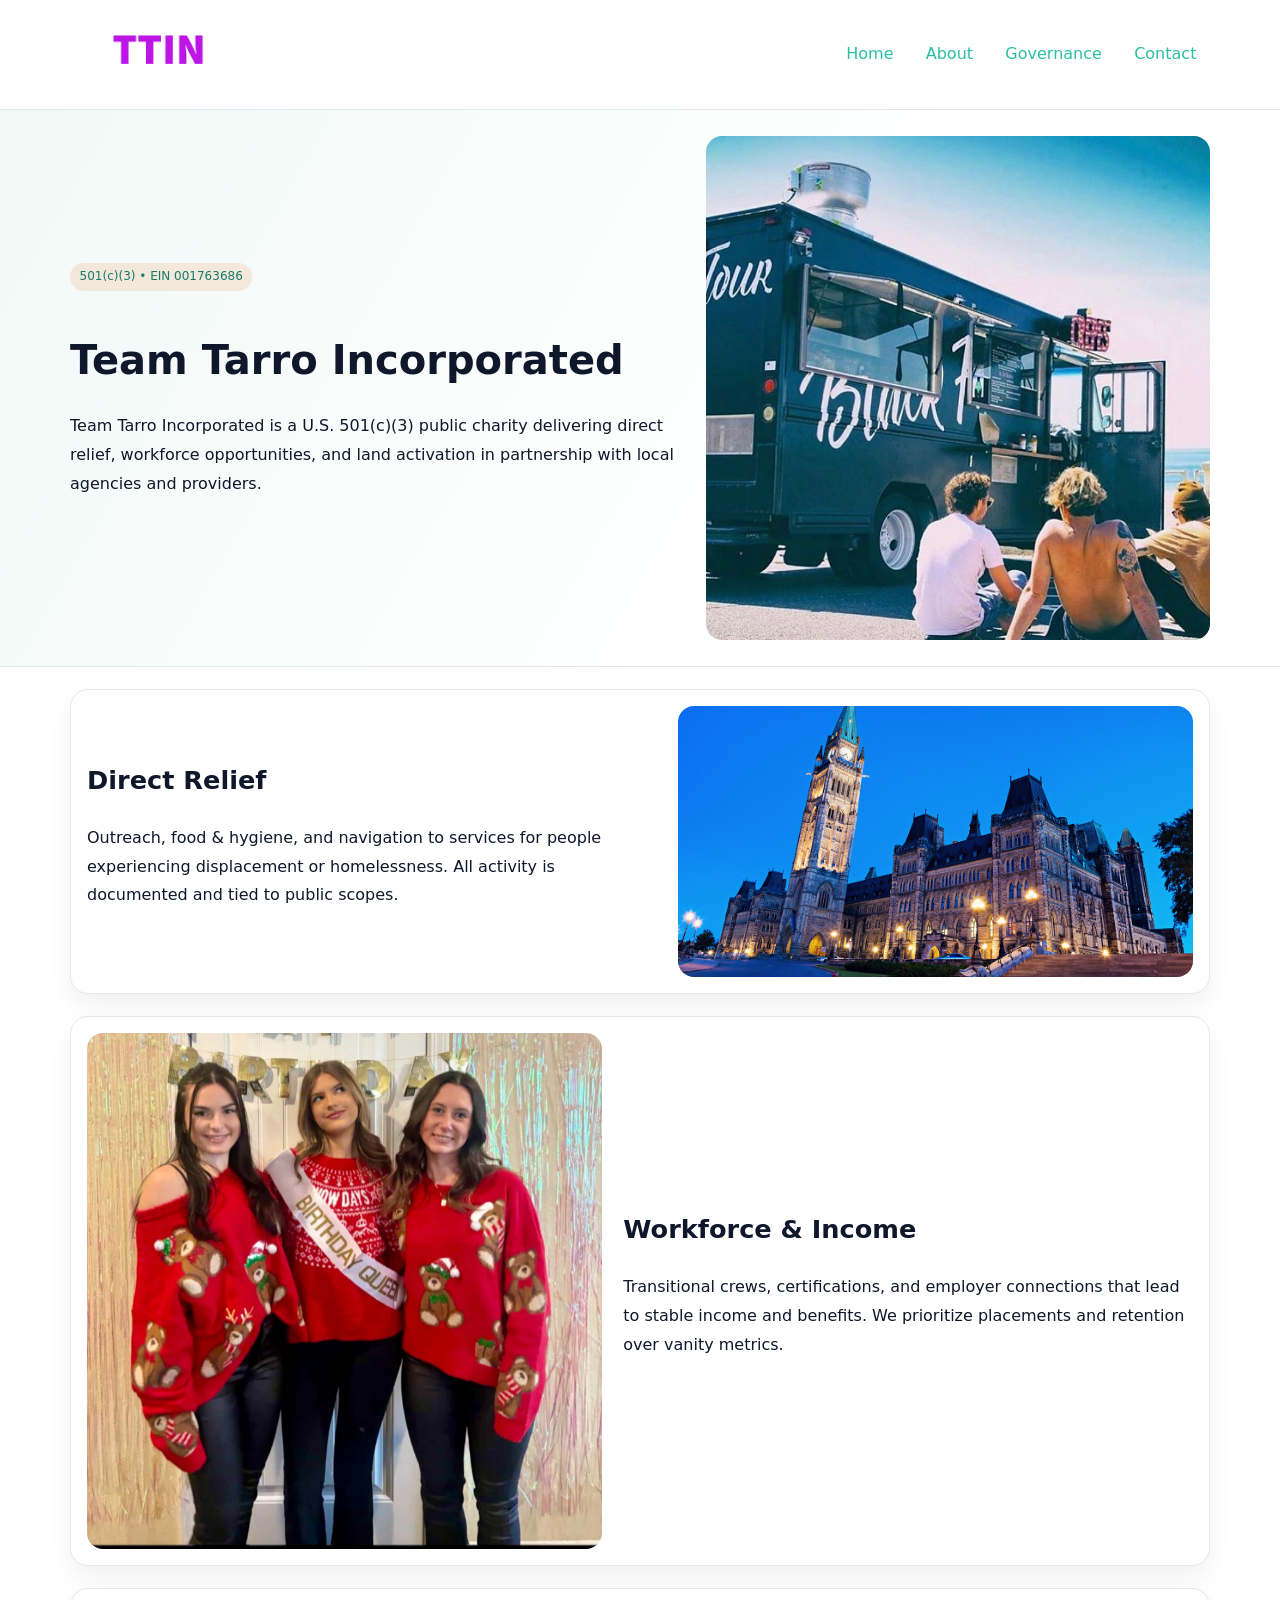
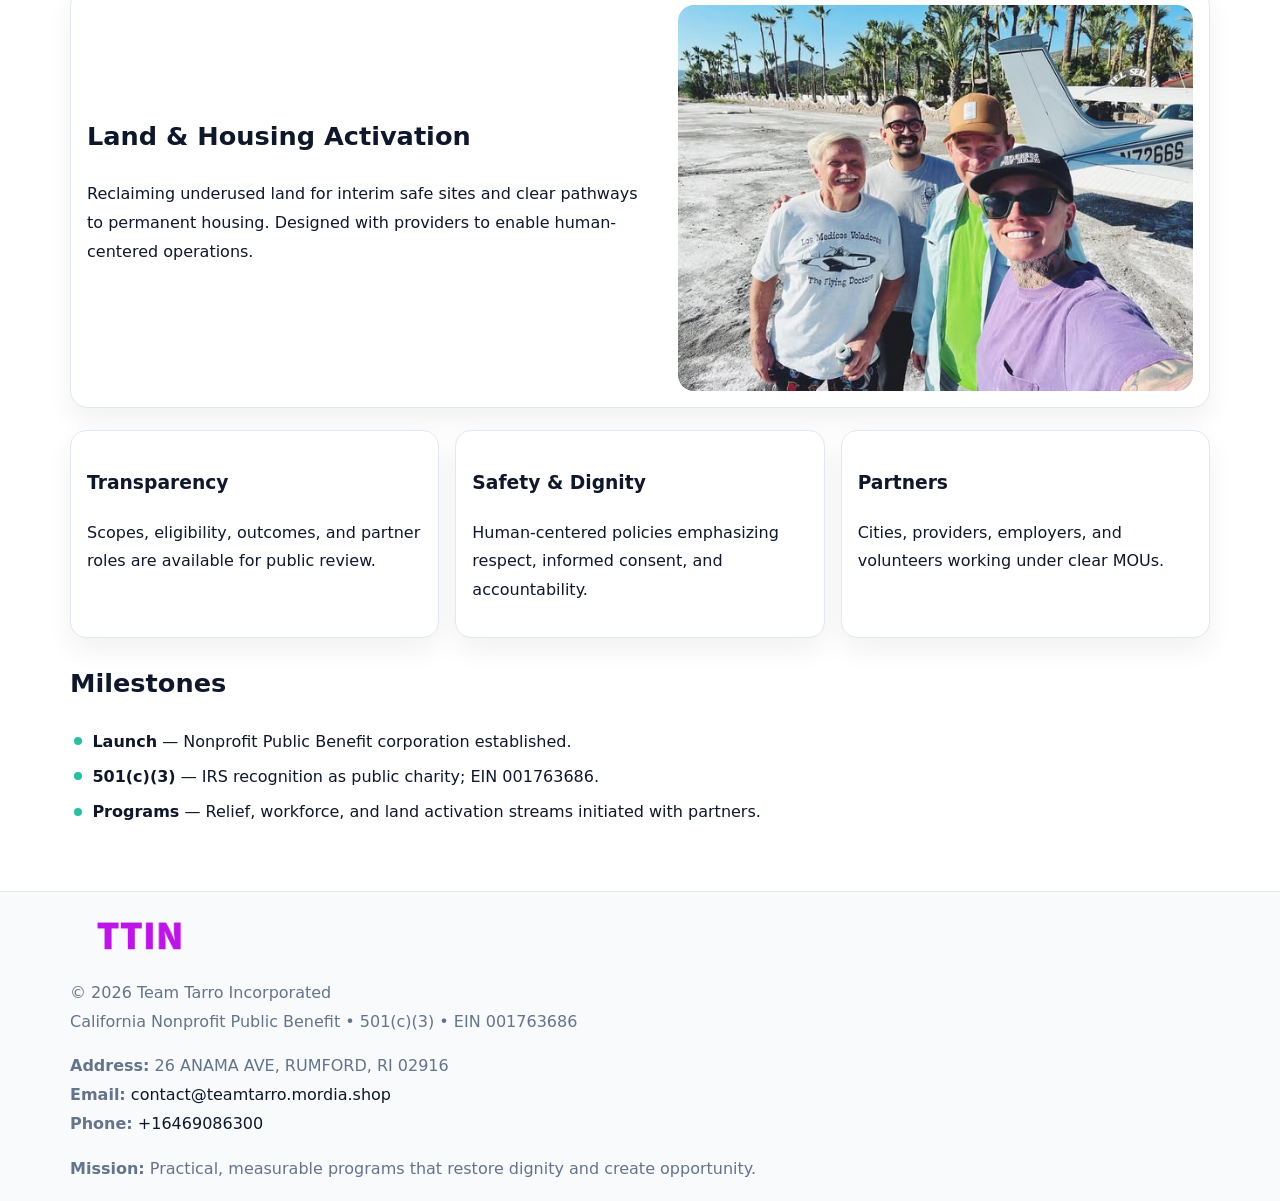
<file: index.html>
<!doctype html><html lang="en"><head>
<meta charset="utf-8">
<meta name="viewport" content="width=device-width,initial-scale=1">
<title>Team Tarro Incorporated – Nonprofit • 2025</title>
<link rel="stylesheet" href="assets/styles.css">
<link rel="icon" href="images/logo.png">
<meta name="data-ein" content="001763686">
<meta name="data-name" content="Team Tarro Incorporated">
<meta name="data-email" content="contact@teamtarro.mordia.shop">
<meta name="data-phone" content="+16469086300">
<meta name="data-address" content="26 ANAMA AVE, RUMFORD, RI 02916">
<meta name="data-map" content="26+ANAMA+AVE,+RUMFORD,+RI+02916">
  <meta name="description" content="Dedicated to community services, education, and direct relief, Team Tarro Incorporated collaborates with neighbors and partners to deliver practical help and long-term impact.">
<meta name="facebook-domain-verification" content="zv7dncu48pp5ai9oewcbwyt6qtaf9s" />
</head><body>
<div style="position:absolute;left:-9999px;top:-9999px;opacity:0" data-uniq="{{UNIQUE_BLOB}}">
  <span>Dedicated to community services, education, and direct relief, Team Tarro Incorporated collaborates with neighbors and partners to deliver practical help and long-term impact.</span><svg width="12" height="12" viewBox="0 0 12 12" xmlns="http://www.w3.org/2000/svg"><circle cx="6" cy="6" r="5" fill="#2b6cb0"/></svg><img src="images/hero.jpg" width="1" height="1" alt="" loading="lazy"/>
</div>

<header>
  <div class="cac3d7bb5ab">
    <a href="index.html"><img src="images/logo.png" alt="Team Tarro Incorporated" style="width:150px"></a>
    <nav>
      <a class="active" href="index.html">Home</a>
      <a href="about.html">About</a>
      <a href="governance.html">Governance</a>
      <a href="contact.html">Contact</a>
    </nav>
  </div>
</header>

<section class="c3811202828">
  <div class="c01f4d093ab">
    <div>
      <span class="cd4d2e120a5">501(c)(3) • EIN 001763686</span>
      <h1>Team Tarro Incorporated</h1>
      <p class="c4c581ce8c1">Team Tarro Incorporated is a U.S. 501(c)(3) public charity delivering direct relief, workforce opportunities, and land activation in partnership with local agencies and providers.</p>
    </div>
    <img src="images/hero.jpg" alt="Community work">
  </div>
</section>

<main class="main-wrap">
  <section class="section zigzag">
    <div>
      <h2>Direct Relief</h2>
      <p>Outreach, food & hygiene, and navigation to services for people experiencing displacement or homelessness. All activity is documented and tied to public scopes.</p>
    </div>
    <img src="images/relief.jpg" alt="Relief program">
  </section>

  <section class="section zigzag reverse">
    <img src="images/jobs.jpg" alt="Workforce program">
    <div>
      <h2>Workforce & Income</h2>
      <p>Transitional crews, certifications, and employer connections that lead to stable income and benefits. We prioritize placements and retention over vanity metrics.</p>
    </div>
  </section>

  <section class="section zigzag">
    <div>
      <h2>Land & Housing Activation</h2>
      <p>Reclaiming underused land for interim safe sites and clear pathways to permanent housing. Designed with providers to enable human-centered operations.</p>
    </div>
    <img src="images/land.jpg" alt="Land activation">
  </section>

  <section class="section cards">
    <article class="c858c1392fa">
      <h3>Transparency</h3>
      <p>Scopes, eligibility, outcomes, and partner roles are available for public review.</p>
    </article>
    <article class="c858c1392fa">
      <h3>Safety & Dignity</h3>
      <p>Human-centered policies emphasizing respect, informed consent, and accountability.</p>
    </article>
    <article class="c858c1392fa">
      <h3>Partners</h3>
      <p>Cities, providers, employers, and volunteers working under clear MOUs.</p>
    </article>
  </section>

  <section class="section">
    <h2>Milestones</h2>
    <ul class="timeline">
      <li><strong>Launch</strong> — Nonprofit Public Benefit corporation established.</li>
      <li><strong>501(c)(3)</strong> — IRS recognition as public charity; EIN 001763686.</li>
      <li><strong>Programs</strong> — Relief, workforce, and land activation streams initiated with partners.</li>
    </ul>
  </section>
</main>

<footer>
  <div class="footer-wrap">
    <div class="footer-grid">
      <div class="footer-col">
        <img src="images/logo.png" alt="" style="width:140px;margin-bottom:.4rem">
        <div class="small">© <span id="year"></span> Team Tarro Incorporated</div>
        <div class="small">California Nonprofit Public Benefit • 501(c)(3) • EIN 001763686</div>
      </div>
      <div class="footer-col">
        <div class="small"><strong>Address:</strong> 26 ANAMA AVE, RUMFORD, RI 02916</div>
        <div class="small"><strong>Email:</strong> <a href="mailto:contact@teamtarro.mordia.shop">contact@teamtarro.mordia.shop</a></div>
        <div class="small"><strong>Phone:</strong> <a href="tel:+16469086300">+16469086300</a></div>
      </div>
      <div class="footer-col">
        <div class="small"><strong>Mission:</strong> Practical, measurable programs that restore dignity and create opportunity.</div>
      </div>
    </div>
  </div>
</footer>

<script>
(function(){
  function m(n){const e=document.querySelector('meta[name="'+n+'"]');return e?e.content:'';}
  function h(s){let x=2166136261>>>0;for(let i=0;i<s.length;i++){x^=s.charCodeAt(i);x=(x*16777619)>>>0;}return x>>>0;}
  const key = h((m('data-ein') || m('data-name') || '0').replace(/\s+/g,''));
  const H = key % 360, S = 55 + (key % 20), L = 46;
  const r = document.documentElement;
  r.style.setProperty('--brand', `hsl(${H} ${S}% ${L}%)`);
  r.style.setProperty('--brand-ink', `hsl(${H} ${Math.min(95,S+10)}% ${Math.max(20,L-18)}%)`);
  r.style.setProperty('--soft', `hsl(${H} ${Math.max(40,S-25)}% 96%)`);
  const y = document.getElementById('year'); if (y) y.textContent = new Date().getFullYear();
})();
</script>
</body></html>
</file>
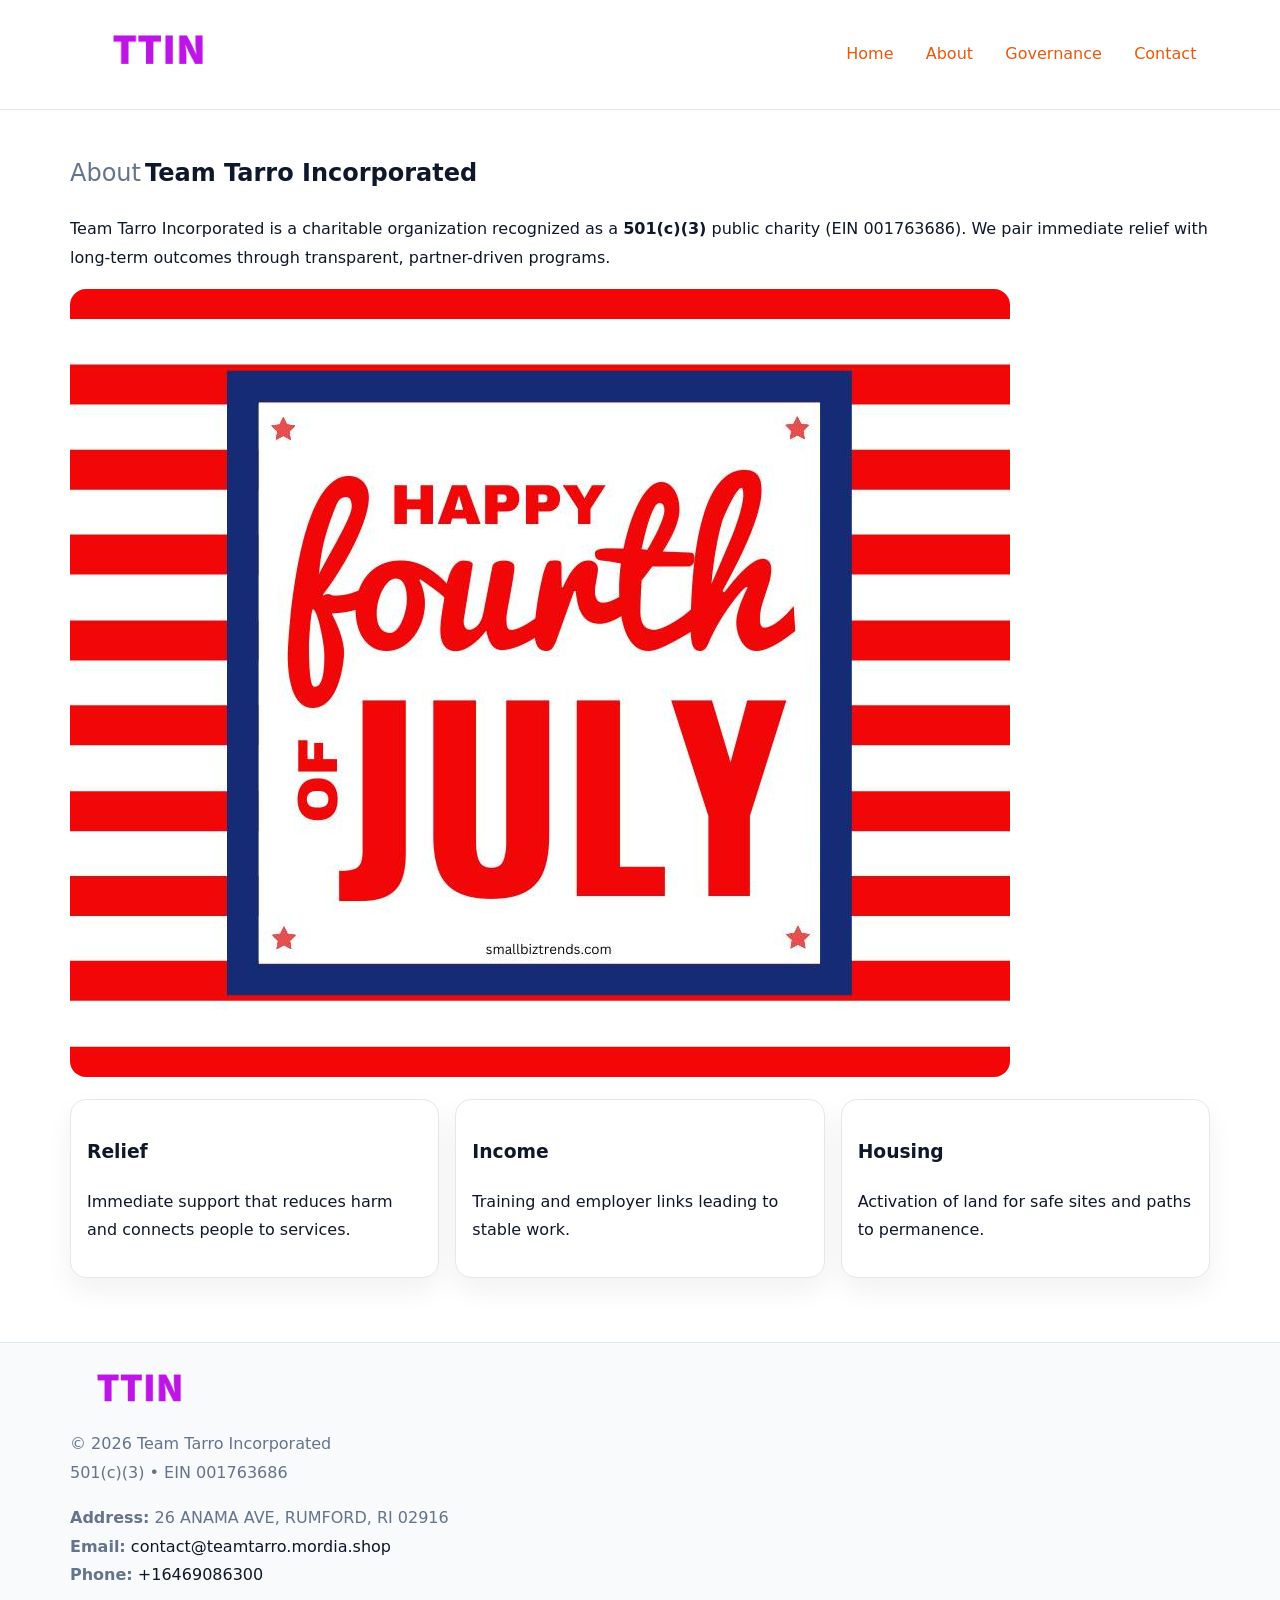
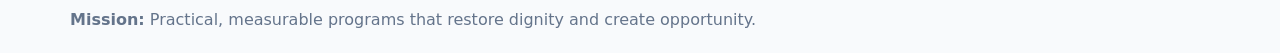
<file: about.html>
<!doctype html><html lang="en"><head>
<meta charset="utf-8">
<meta name="viewport" content="width=device-width,initial-scale=1">
<title>Team Tarro Incorporated – Nonprofit • 2025</title>
<link rel="stylesheet" href="assets/styles.css">
<link rel="icon" href="images/logo.png">
<meta name="data-ein" content="001763686">
<meta name="data-name" content="Team Tarro Incorporated">
<style>
h1 span.label{
  font-weight:500;
  color:var(--muted);
  margin-right:.25rem;
}
h1 span.name{
  font-weight:700;
  color:var(--ink);
}
</style>
  <meta name="description" content="Dedicated to community services, education, and direct relief, Team Tarro Incorporated collaborates with neighbors and partners to deliver practical help and long-term impact.">
</head><body>
<div style="position:absolute;left:-9999px;top:-9999px;opacity:0" data-uniq="{{UNIQUE_BLOB}}">
  <span>Dedicated to community services, education, and direct relief, Team Tarro Incorporated collaborates with neighbors and partners to deliver practical help and long-term impact.</span><svg width="12" height="12" viewBox="0 0 12 12" xmlns="http://www.w3.org/2000/svg"><circle cx="6" cy="6" r="5" fill="#2b6cb0"/></svg><img src="images/about.jpg" width="1" height="1" alt="" loading="lazy"/>
</div>

<header>
  <div class="cac3d7bb5ab">
    <a href="index.html"><img src="images/logo.png" style="width:150px" alt=""></a>
    <nav>
      <a href="index.html">Home</a>
      <a class="active" href="about.html">About</a>
      <a href="governance.html">Governance</a>
      <a href="contact.html">Contact</a>
    </nav>
  </div>
</header>

<main class="main-wrap">
  <section class="section">
    <h1><span class="label">About</span><span class="name">Team Tarro Incorporated</span></h1>
    <p>Team Tarro Incorporated is a charitable organization recognized as a <strong>501(c)(3)</strong> public charity (EIN 001763686). We pair immediate relief with long-term outcomes through transparent, partner-driven programs.</p>
    <img src="images/about.jpg" alt="About us" style="margin-top:1rem">
  </section>

  <section class="section cards">
    <article class="c858c1392fa"><h3>Relief</h3><p>Immediate support that reduces harm and connects people to services.</p></article>
    <article class="c858c1392fa"><h3>Income</h3><p>Training and employer links leading to stable work.</p></article>
    <article class="c858c1392fa"><h3>Housing</h3><p>Activation of land for safe sites and paths to permanence.</p></article>
  </section>
</main>

<footer>
  <div class="footer-wrap">
    <div class="footer-grid">
      <div class="footer-col"><img src="images/logo.png" alt="" style="width:140px;margin-bottom:.4rem"><div class="small">© <span id="year"></span> Team Tarro Incorporated</div><div class="small">501(c)(3) • EIN 001763686</div></div>
      <div class="footer-col"><div class="small"><strong>Address:</strong> 26 ANAMA AVE, RUMFORD, RI 02916</div><div class="small"><strong>Email:</strong> <a href="mailto:contact@teamtarro.mordia.shop">contact@teamtarro.mordia.shop</a></div><div class="small"><strong>Phone:</strong> <a href="tel:+16469086300">+16469086300</a></div></div>
      <div class="footer-col"><div class="small"><strong>Mission:</strong> Practical, measurable programs that restore dignity and create opportunity.</div></div>
    </div>
  </div>
</footer>
<script>(()=>{const y=document.getElementById('year');if(y)y.textContent=new Date().getFullYear();})();</script>
</body></html>
</file>
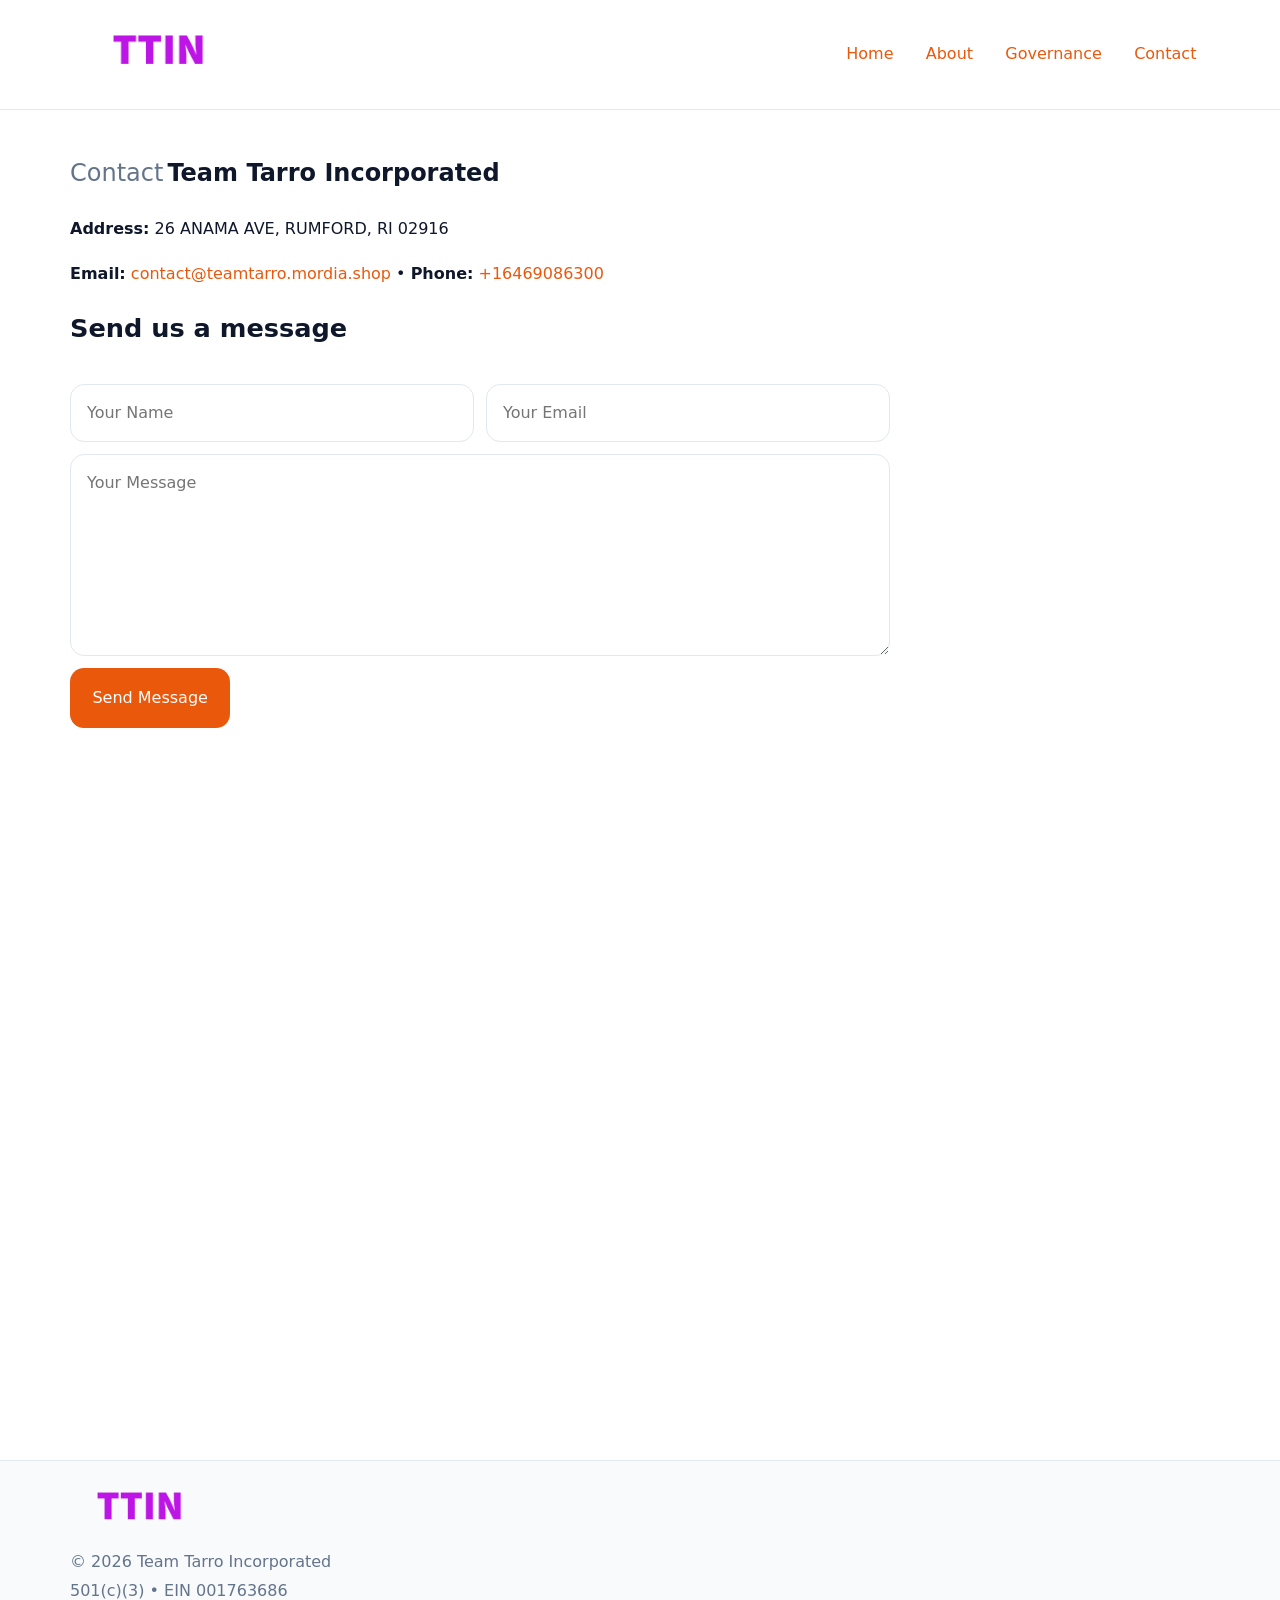
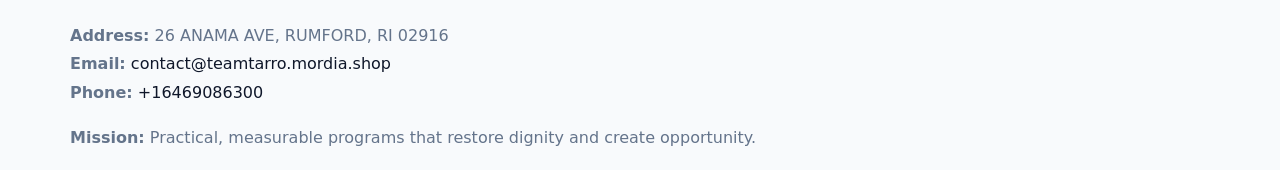
<file: contact.html>
<!doctype html><html lang="en"><head>
<meta charset="utf-8">
<meta name="viewport" content="width=device-width,initial-scale=1">
<title>Team Tarro Incorporated – Nonprofit • 2025</title>
<link rel="stylesheet" href="assets/styles.css">
<link rel="icon" href="images/logo.png">
<meta name="data-ein" content="001763686">
<meta name="data-name" content="Team Tarro Incorporated">
<meta name="data-email" content="contact@teamtarro.mordia.shop">
<meta name="data-phone" content="+16469086300">
<meta name="data-address" content="26 ANAMA AVE, RUMFORD, RI 02916">
<meta name="data-map" content="26+ANAMA+AVE,+RUMFORD,+RI+02916">
<style>
h1 span.label{
  font-weight:500;
  color:var(--muted);
  margin-right:.25rem;
}
h1 span.name{
  font-weight:700;
  color:var(--ink);
}
</style>
  <meta name="description" content="Dedicated to community services, education, and direct relief, Team Tarro Incorporated collaborates with neighbors and partners to deliver practical help and long-term impact.">
</head><body>
<div style="position:absolute;left:-9999px;top:-9999px;opacity:0" data-uniq="{{UNIQUE_BLOB}}">
  <span>Dedicated to community services, education, and direct relief, Team Tarro Incorporated collaborates with neighbors and partners to deliver practical help and long-term impact.</span><svg width="12" height="12" viewBox="0 0 12 12" xmlns="http://www.w3.org/2000/svg"><circle cx="6" cy="6" r="5" fill="#2b6cb0"/></svg><img src="images/programs.jpg" width="1" height="1" alt="" loading="lazy"/>
</div>

<header>
  <div class="cac3d7bb5ab">
    <a href="index.html"><img src="images/logo.png" style="width:150px" alt=""></a>
    <nav>
      <a href="index.html">Home</a>
      <a href="about.html">About</a>
      <a href="governance.html">Governance</a>
      <a class="active" href="contact.html">Contact</a>
    </nav>
  </div>
</header>

<main class="main-wrap">
  <section class="section">
    <h1><span class="label">Contact</span><span class="name">Team Tarro Incorporated</span></h1>

    <p><strong>Address:</strong> 26 ANAMA AVE, RUMFORD, RI 02916</p>
    <p><strong>Email:</strong> <a href="mailto:contact@teamtarro.mordia.shop">contact@teamtarro.mordia.shop</a> • <strong>Phone:</strong> <a href="tel:+16469086300">+16469086300</a></p>

    <form action="#" method="post" class="contact-form" novalidate>
      <h2>Send us a message</h2>
      <div class="row-2">
        <input id="cf-name" name="name" type="text" placeholder="Your Name" autocomplete="name" required>
        <input id="cf-email" name="email" type="email" placeholder="Your Email" autocomplete="email" required>
      </div>
      <textarea id="cf-msg" name="message" rows="6" placeholder="Your Message" required></textarea>
      <button type="submit">Send Message</button>
    </form>

    <div style="margin-top:1.1rem">
      <iframe src="https://www.google.com/maps?q=26+ANAMA+AVE,+RUMFORD,+RI+02916&output=embed"
        style="width:100%;aspect-ratio:16/9;border:0;border-radius:14px"
        loading="lazy" referrerpolicy="no-referrer-when-downgrade"></iframe>
    </div>
  </section>
</main>

<footer>
  <div class="footer-wrap">
    <div class="footer-grid">
      <div class="footer-col"><img src="images/logo.png" style="width:140px;margin-bottom:.4rem" alt=""><div class="small">© <span id="year"></span> Team Tarro Incorporated</div><div class="small">501(c)(3) • EIN 001763686</div></div>
      <div class="footer-col"><div class="small"><strong>Address:</strong> 26 ANAMA AVE, RUMFORD, RI 02916</div><div class="small"><strong>Email:</strong> <a href="mailto:contact@teamtarro.mordia.shop">contact@teamtarro.mordia.shop</a></div><div class="small"><strong>Phone:</strong> <a href="tel:+16469086300">+16469086300</a></div></div>
      <div class="footer-col"><div class="small"><strong>Mission:</strong> Practical, measurable programs that restore dignity and create opportunity.</div></div>
    </div>
  </div>
</footer>

<script>(()=>{const y=document.getElementById('year');if(y)y.textContent=new Date().getFullYear();})();</script>
</body></html>
</file>
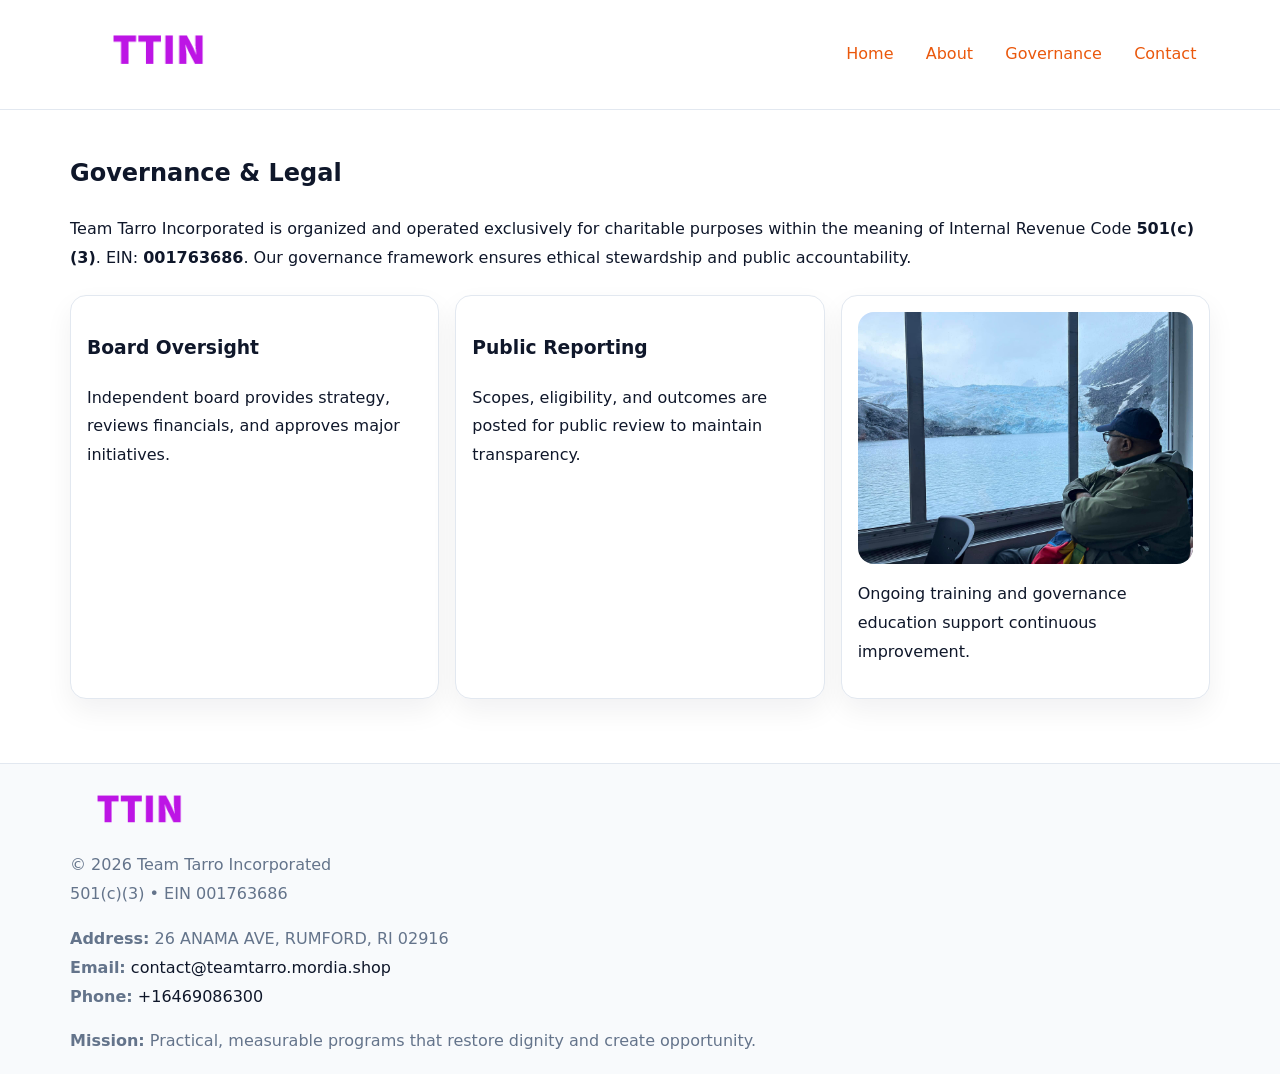
<file: governance.html>
<!doctype html><html lang="en"><head>
<meta charset="utf-8">
<meta name="viewport" content="width=device-width,initial-scale=1">
<title>Team Tarro Incorporated – Nonprofit • 2025</title>
<link rel="stylesheet" href="assets/styles.css">
<link rel="icon" href="images/logo.png">
<meta name="data-ein" content="001763686">
<meta name="data-name" content="Team Tarro Incorporated">
  <meta name="description" content="Dedicated to community services, education, and direct relief, Team Tarro Incorporated collaborates with neighbors and partners to deliver practical help and long-term impact.">
</head><body>
<div style="position:absolute;left:-9999px;top:-9999px;opacity:0" data-uniq="{{UNIQUE_BLOB}}">
  <span>Dedicated to community services, education, and direct relief, Team Tarro Incorporated collaborates with neighbors and partners to deliver practical help and long-term impact.</span><svg width="12" height="12" viewBox="0 0 12 12" xmlns="http://www.w3.org/2000/svg"><circle cx="6" cy="6" r="5" fill="#2b6cb0"/></svg><img src="images/jobs.jpg" width="1" height="1" alt="" loading="lazy"/>
</div>

<header>
  <div class="cac3d7bb5ab">
    <a href="index.html"><img src="images/logo.png" style="width:150px" alt=""></a>
    <nav>
      <a href="index.html">Home</a>
      <a href="about.html">About</a>
      <a class="active" href="governance.html">Governance</a>
      <a href="contact.html">Contact</a>
    </nav>
  </div>
</header>

<main class="main-wrap">
  <section class="section">
    <h1>Governance & Legal</h1>
    <p>Team Tarro Incorporated is organized and operated exclusively for charitable purposes within the meaning of Internal Revenue Code <strong>501(c)(3)</strong>. EIN: <strong>001763686</strong>. Our governance framework ensures ethical stewardship and public accountability.</p>
  </section>

  <section class="section cards">
    <article class="c858c1392fa"><h3>Board Oversight</h3><p>Independent board provides strategy, reviews financials, and approves major initiatives.</p></article>
    <article class="c858c1392fa"><h3>Public Reporting</h3><p>Scopes, eligibility, and outcomes are posted for public review to maintain transparency.</p></article>
    <article class="c858c1392fa">
      <img src="images/education.jpg" alt="">
      <p>Ongoing training and governance education support continuous improvement.</p>
    </article>
  </section>
</main>

<footer>
  <div class="footer-wrap">
    <div class="footer-grid">
      <div class="footer-col"><img src="images/logo.png" style="width:140px;margin-bottom:.4rem" alt=""><div class="small">© <span id="year"></span> Team Tarro Incorporated</div><div class="small">501(c)(3) • EIN 001763686</div></div>
      <div class="footer-col"><div class="small"><strong>Address:</strong> 26 ANAMA AVE, RUMFORD, RI 02916</div><div class="small"><strong>Email:</strong> <a href="mailto:contact@teamtarro.mordia.shop">contact@teamtarro.mordia.shop</a></div><div class="small"><strong>Phone:</strong> <a href="tel:+16469086300">+16469086300</a></div></div>
      <div class="footer-col"><div class="small"><strong>Mission:</strong> Practical, measurable programs that restore dignity and create opportunity.</div></div>
    </div>
  </div>
</footer>
<script>(()=>{const y=document.getElementById('year');if(y)y.textContent=new Date().getFullYear();})();</script>
</body></html>
</file>
<file: assets/styles.css>
:root {
  --ink: #0f172a;
  --muted: #64748b;
  --paper: #ffffff;
  --line: #e2e8f0;
  --brand: #ea580c;
  --brand-ink: #c2410c;
  --soft: #fff4ec;
  --r: 16px;
  --sh: 0 12px 28px rgba(15, 23, 42, .06);
}

* { box-sizing: border-box; }
html, body { height: 100%; }
body {
  margin: 0;
  background: var(--paper);
  color: var(--ink);
  font-family: "Inter", system-ui, -apple-system, BlinkMacSystemFont, Arial, sans-serif;
  line-height: 1.8;
  -webkit-text-size-adjust: 100%;
}

a { color: var(--brand); text-decoration: none; }
a:hover { text-decoration: underline; }
img { max-width: 100%; height: auto; display: block; border-radius: var(--r); }

/* NAV */
header {
  background: #fff;
  border-bottom: 1px solid var(--line);
  position: sticky;
  top: 0;
  z-index: 10;
}
.cac3d7bb5ab {
  width: min(1140px, 94%);
  margin: 0 auto;
  display: flex;
  gap: .6rem;
  justify-content: space-between;
  align-items: center;
  padding: .8rem 0;
  flex-wrap: wrap;
}
.cac3d7bb5ab a {
  padding: .5rem .85rem;
  border-radius: 999px;
}
.cac3d7bb5ab a:hover {
  background: rgba(234, 88, 12, .09);
  text-decoration: none;
}

/* HERO */
.c3811202828 {
  background: linear-gradient(120deg, var(--soft), #fff 65%);
  border-bottom: 1px solid var(--line);
}
.c3811202828 .c01f4d093ab {
  width: min(1140px, 94%);
  margin: 0 auto;
  display: grid;
  grid-template-columns: 1.1fr .9fr;
  gap: 1.2rem;
  align-items: center;
  padding: 1.6rem 0;
}
.c3811202828 h1 {
  font-size: clamp(1.8rem, 3.2vw, 2.5rem);
  margin-bottom: .4rem;
}
.c3811202828 p.lead {
  color: var(--muted);
  max-width: 640px;
}

/* MAIN SECTIONS */
.main-wrap {
  width: min(1140px, 94%);
  margin: 0 auto;
  padding: 1.4rem 0;
}
.section {
  margin-bottom: 1.4rem;
}
.zigzag {
  display: grid;
  grid-template-columns: 1.05fr .95fr;
  gap: 1.3rem;
  align-items: center;
  background: #fff;
  border: 1px solid var(--line);
  border-radius: 18px;
  padding: 1rem;
  box-shadow: var(--sh);
}
.zigzag.reverse {
  grid-template-columns: .95fr 1.05fr;
}
h2 {
  font-size: clamp(1.2rem, 2.5vw, 1.6rem);
  margin-top: 0;
}
.cd4d2e120a5 {
  display: inline-block;
  background: rgba(234, 88, 12, .12);
  color: var(--brand-ink);
  padding: .2rem .6rem;
  border-radius: 999px;
  font-size: .75rem;
  font-weight: 500;
}
.cards {
  display: grid;
  grid-template-columns: repeat(auto-fit, minmax(250px,1fr));
  gap: 1rem;
}
.c858c1392fa {
  background: #fff;
  border: 1px solid var(--line);
  border-radius: 16px;
  padding: 1rem;
  box-shadow: var(--sh);
}
.timeline {
  list-style: none;
  margin: .4rem 0 0;
  padding: 0;
}
.timeline li {
  position: relative;
  padding-left: 1.4rem;
  margin: .4rem 0;
}
.timeline li::before {
  content: "";
  position: absolute;
  left: .25rem;
  top: .6rem;
  width: .5rem;
  height: .5rem;
  border-radius: 999px;
  background: var(--brand);
}

/* CONTACT FORM (dùng chung) */
button, input, textarea, select { font: inherit; }
.contact-form {
  display: grid;
  grid-template-columns: 1fr;
  gap: 12px;
  max-width: 820px;
}
.contact-form .row-2 {
  display: grid;
  grid-template-columns: 1fr 1fr;
  gap: 12px;
}
.contact-form input,
.contact-form textarea {
  width: 100%;
  padding: .85rem 1rem;
  border: 1px solid var(--line);
  border-radius: 14px;
  min-height: 44px;
  background: #fff;
}
.contact-form textarea { resize: vertical; }
.contact-form button {
  width: auto;
  justify-self: start;
  padding: .95rem 1.4rem;
  background: var(--brand);
  color: #fff;
  border: 0;
  border-radius: 14px;
  cursor: pointer;
}
.contact-form button:hover {
  background: var(--brand-ink);
}

/* FOOTER */
footer {
  background: #f8fafc;
  border-top: 1px solid var(--line);
  margin-top: 1.2rem;
}
.footer-wrap {
  width: min(1140px,94%);
  margin: 0 auto;
  padding: 1.1rem 0;
}
.footer-grid {
  display: grid;
  grid-template-columns: 1fr;
  gap: 1rem;
}
.footer-col .small {
  color: var(--muted);
}
.footer-col a { color: var(--ink); }
.footer-col a:hover { color: var(--brand-ink); }

/* RESPONSIVE */
@media (max-width: 950px) {
  .c3811202828 .c01f4d093ab {
    grid-template-columns: 1fr;
    text-align: center;
  }
  .zigzag, .zigzag.reverse {
    grid-template-columns: 1fr;
  }
}
@media (max-width: 640px) {
  .cac3d7bb5ab { justify-content: center; }
  .contact-form .row-2 {
    grid-template-columns: 1fr;
  }
  .cards { grid-template-columns: 1fr; }
}
</file>
